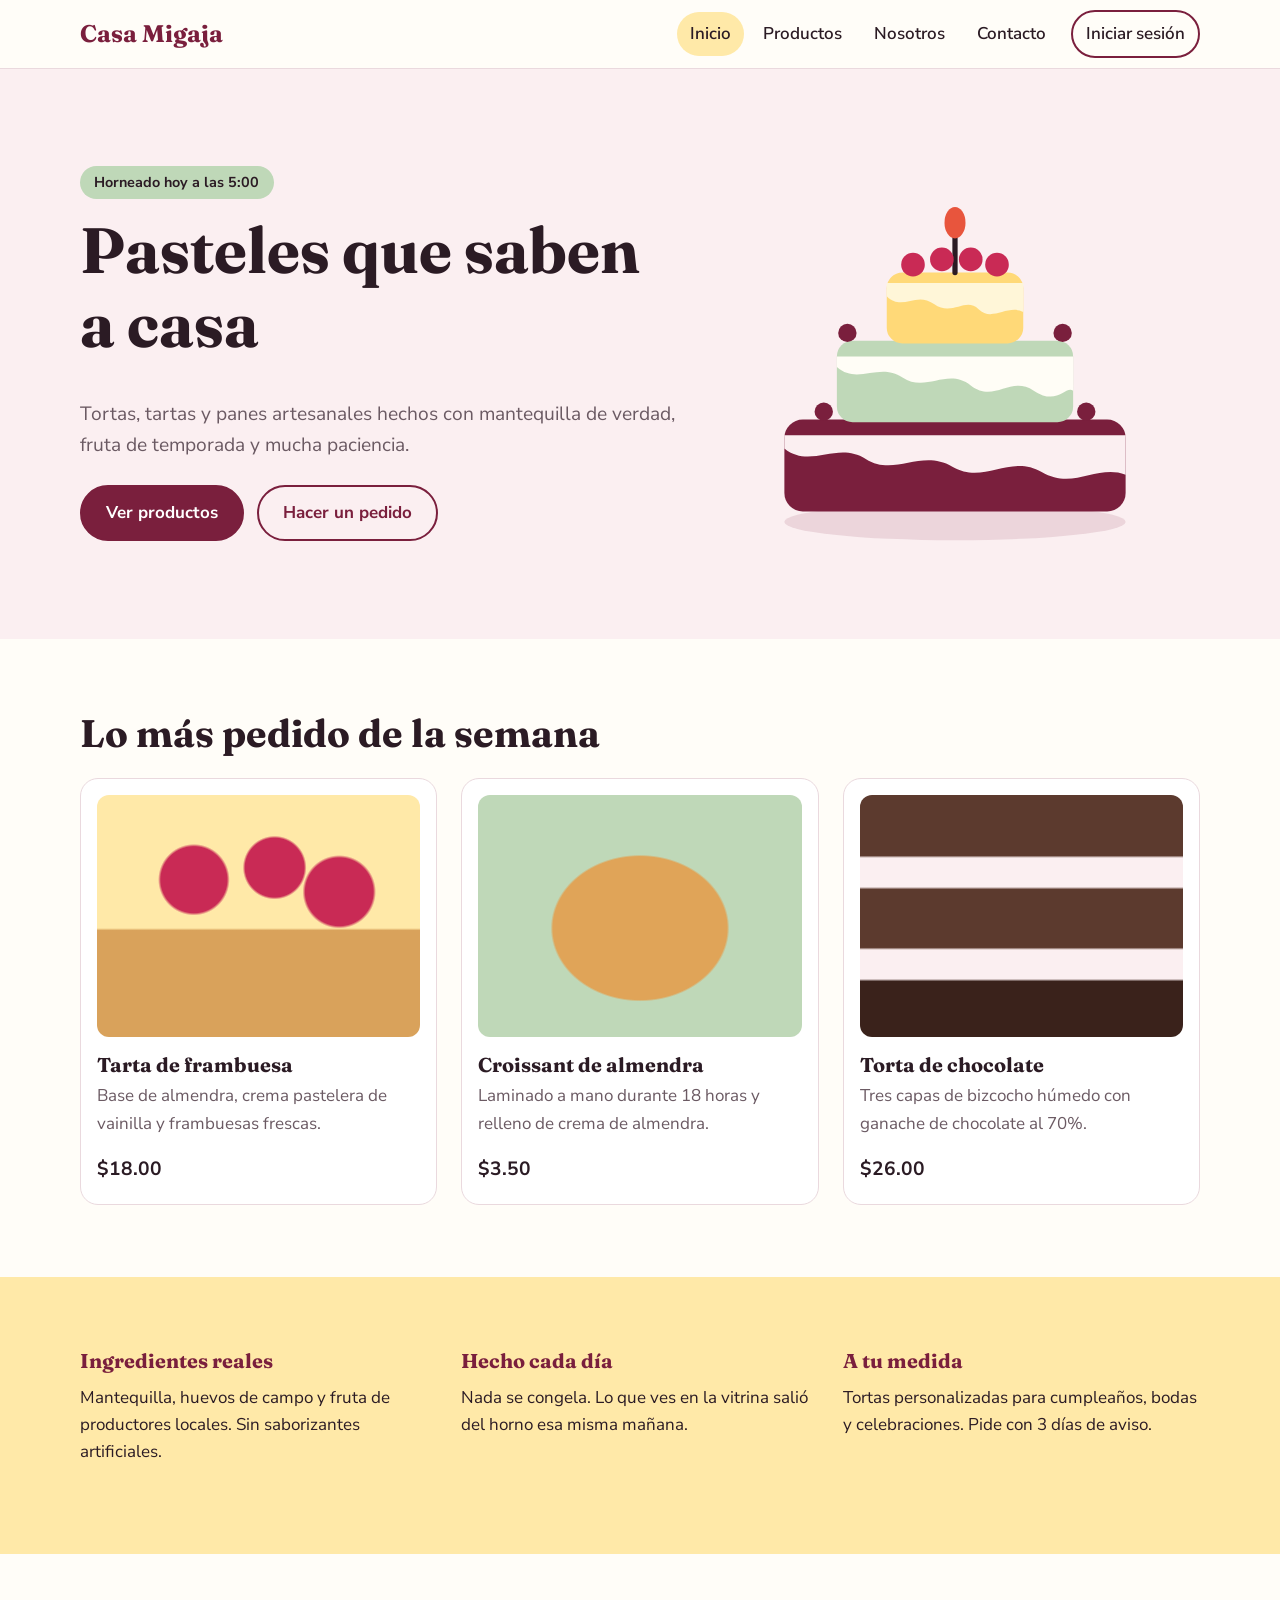
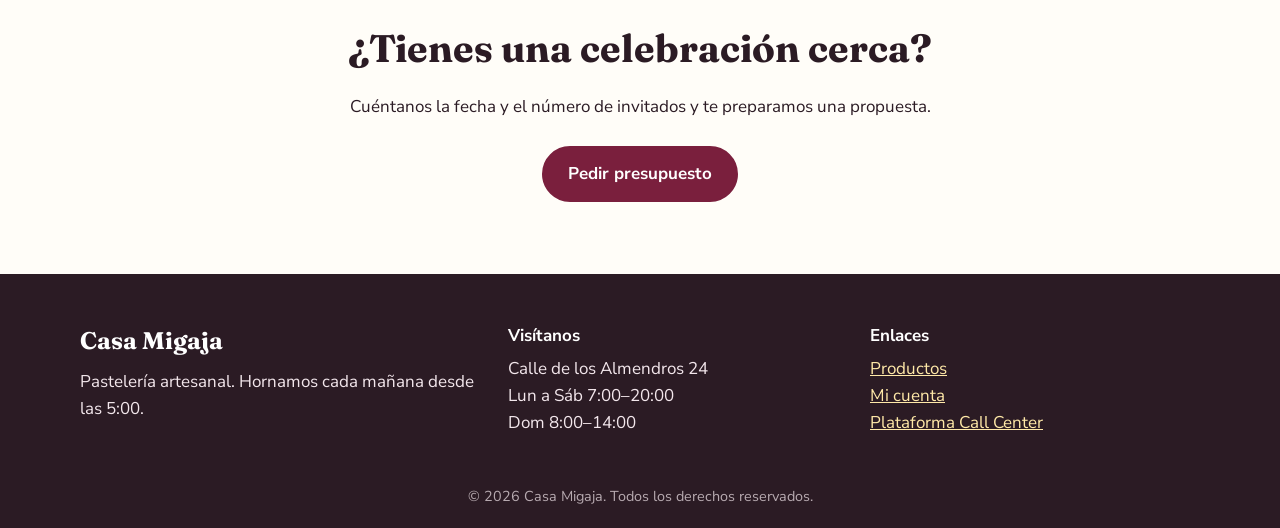
<file: index.html>
<!DOCTYPE html>
<html lang="es">
<head>
<meta charset="UTF-8">
<meta name="viewport" content="width=device-width, initial-scale=1.0">
<title>Inicio · Casa Migaja</title>
<meta name="description" content="Casa Migaja: pastelería artesanal. Tortas, tartas, croissants y panes hechos cada mañana.">
<link rel="preconnect" href="https://fonts.googleapis.com">
<link rel="preconnect" href="https://fonts.gstatic.com" crossorigin>
<link href="https://fonts.googleapis.com/css2?family=Fraunces:opsz,wght@9..144,500;9..144,700&family=Nunito+Sans:wght@400;600;700&display=swap" rel="stylesheet">
<link rel="stylesheet" href="style.css">
</head>
<body>
<a class="saltar" href="#contenido">Saltar al contenido</a>
<header class="cabecera">
  <div class="contenedor barra">
    <a class="marca" href="index.html" aria-label="Casa Migaja, inicio">Casa Migaja</a>
    <button class="menu-btn" id="menuBtn" aria-expanded="false" aria-controls="menu" aria-label="Abrir menú"><span></span><span></span><span></span></button>
    <nav class="menu" id="menu" aria-label="Principal">
      <a href="index.html" class="activo" aria-current="page">Inicio</a><a href="productos.html">Productos</a><a href="nosotros.html">Nosotros</a><a href="contacto.html">Contacto</a>
      <a class="btn btn-borde" href="cuenta.html">Iniciar sesión</a>
    </nav>
  </div>
</header>
<main id="contenido">

<section class="hero">
  <div class="contenedor hero-grid">
    <div class="hero-txt">
      <p class="sello">Horneado hoy a las 5:00</p>
      <h1>Pasteles que saben a casa</h1>
      <p class="lead">Tortas, tartas y panes artesanales hechos con mantequilla de verdad, fruta de temporada y mucha paciencia.</p>
      <div class="acciones">
        <a class="btn btn-primario" href="productos.html">Ver productos</a>
        <a class="btn btn-borde" href="contacto.html">Hacer un pedido</a>
      </div>
    </div>
    <div class="hero-img"><svg class="torta" viewBox="0 0 320 300" role="img" aria-label="Ilustración de una torta de tres pisos con frambuesas">
  <ellipse cx="160" cy="278" rx="130" ry="14" fill="#7a1f3d" opacity=".12"/>
  <rect x="30" y="200" width="260" height="70" rx="14" fill="#7a1f3d"/>
  <path d="M30 222c20 16 40-6 62 8s42-8 66 6 44-10 68 4 42-6 64 2v-30H30z" fill="#fbeff1"/>
  <rect x="70" y="140" width="180" height="62" rx="12" fill="#bfd8b8"/>
  <path d="M70 160c16 14 32-4 50 8s34-8 52 6 30-8 48 4 24-4 30 0v-26H70z" fill="#fffdf6"/>
  <rect x="108" y="88" width="104" height="54" rx="12" fill="#ffd978"/>
  <path d="M108 106c12 12 22-4 36 6s24-6 34 4 22-4 34 2V96H108z" fill="#fff6d8"/>
  <line x1="160" y1="88" x2="160" y2="60" stroke="#2b1b24" stroke-width="4" stroke-linecap="round"/>
  <ellipse cx="160" cy="50" rx="8" ry="12" fill="#e8553d"/>
  <g fill="#c92a55"><circle cx="128" cy="82" r="9"/><circle cx="192" cy="82" r="9"/><circle cx="150" cy="78" r="9"/><circle cx="172" cy="78" r="9"/></g>
  <g fill="#7a1f3d"><circle cx="78" cy="134" r="7"/><circle cx="242" cy="134" r="7"/><circle cx="60" cy="194" r="7"/><circle cx="260" cy="194" r="7"/></g>
</svg></div>
  </div>
</section>

<section class="seccion">
  <div class="contenedor">
    <h2>Lo más pedido de la semana</h2>
    <div class="grid3">
      <article class="tarjeta"><div class="foto f1" role="img" aria-label="Tarta de frambuesa"></div><h3>Tarta de frambuesa</h3><p>Base de almendra, crema pastelera de vainilla y frambuesas frescas.</p><p class="precio">$18.00</p></article>
      <article class="tarjeta"><div class="foto f2" role="img" aria-label="Croissant de almendra"></div><h3>Croissant de almendra</h3><p>Laminado a mano durante 18 horas y relleno de crema de almendra.</p><p class="precio">$3.50</p></article>
      <article class="tarjeta"><div class="foto f3" role="img" aria-label="Torta de chocolate"></div><h3>Torta de chocolate</h3><p>Tres capas de bizcocho húmedo con ganache de chocolate al 70%.</p><p class="precio">$26.00</p></article>
    </div>
  </div>
</section>

<section class="seccion banda">
  <div class="contenedor grid3 valores">
    <div><h3>Ingredientes reales</h3><p>Mantequilla, huevos de campo y fruta de productores locales. Sin saborizantes artificiales.</p></div>
    <div><h3>Hecho cada día</h3><p>Nada se congela. Lo que ves en la vitrina salió del horno esa misma mañana.</p></div>
    <div><h3>A tu medida</h3><p>Tortas personalizadas para cumpleaños, bodas y celebraciones. Pide con 3 días de aviso.</p></div>
  </div>
</section>

<section class="seccion">
  <div class="contenedor cta">
    <h2>¿Tienes una celebración cerca?</h2>
    <p>Cuéntanos la fecha y el número de invitados y te preparamos una propuesta.</p>
    <a class="btn btn-primario" href="contacto.html">Pedir presupuesto</a>
  </div>
</section>

</main>
<footer class="pie">
  <div class="contenedor pie-grid">
    <div>
      <p class="pie-marca">Casa Migaja</p>
      <p>Pastelería artesanal. Hornamos cada mañana desde las 5:00.</p>
    </div>
    <div>
      <p class="pie-tit">Visítanos</p>
      <p>Calle de los Almendros 24<br>Lun a Sáb 7:00–20:00<br>Dom 8:00–14:00</p>
    </div>
    <div>
      <p class="pie-tit">Enlaces</p>
      <p><a href="productos.html">Productos</a><br><a href="cuenta.html">Mi cuenta</a><br><a href="/">Plataforma Call Center</a></p>
    </div>
  </div>
  <p class="pie-copy">© 2026 Casa Migaja. Todos los derechos reservados.</p>
</footer>
<script src="script.js"></script>
</body>
</html>
</file>
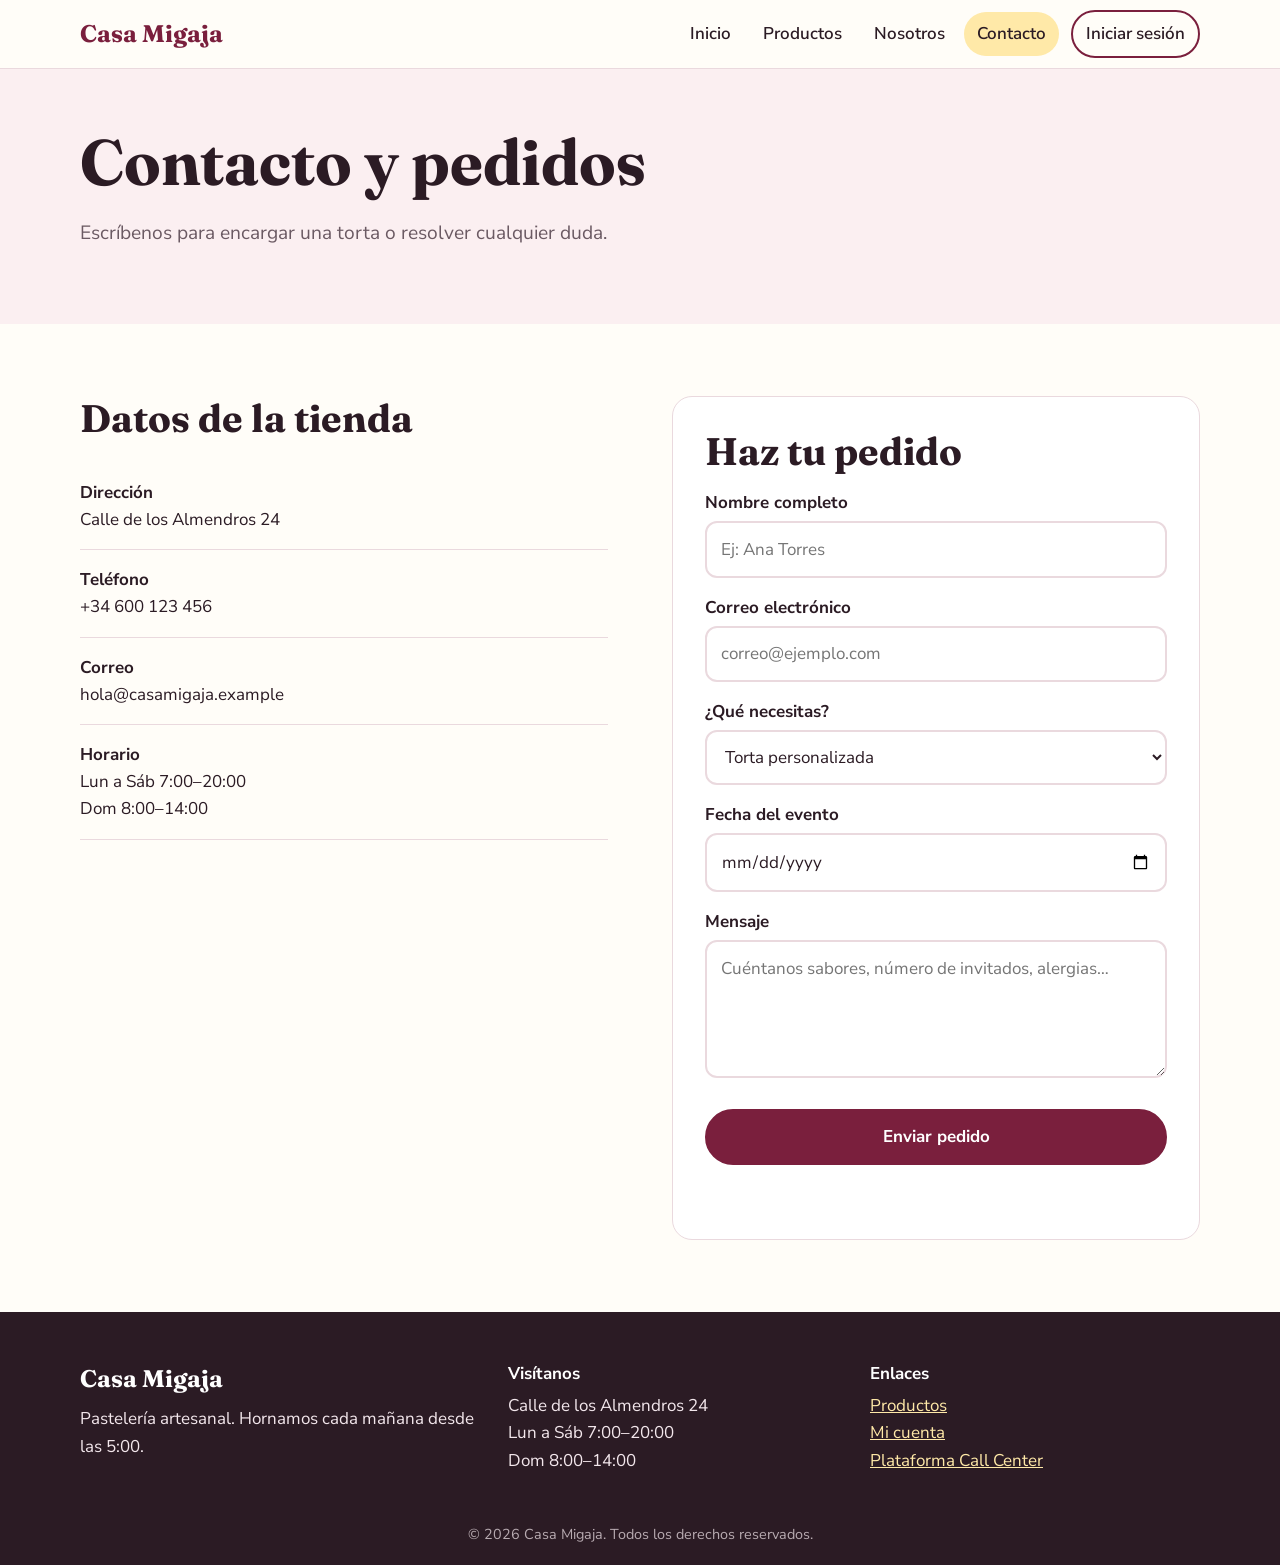
<file: contacto.html>
<!DOCTYPE html>
<html lang="es">
<head>
<meta charset="UTF-8">
<meta name="viewport" content="width=device-width, initial-scale=1.0">
<title>Contacto · Casa Migaja</title>
<meta name="description" content="Casa Migaja: pastelería artesanal. Tortas, tartas, croissants y panes hechos cada mañana.">
<link rel="preconnect" href="https://fonts.googleapis.com">
<link rel="preconnect" href="https://fonts.gstatic.com" crossorigin>
<link href="https://fonts.googleapis.com/css2?family=Fraunces:opsz,wght@9..144,500;9..144,700&family=Nunito+Sans:wght@400;600;700&display=swap" rel="stylesheet">
<link rel="stylesheet" href="style.css">
</head>
<body>
<a class="saltar" href="#contenido">Saltar al contenido</a>
<header class="cabecera">
  <div class="contenedor barra">
    <a class="marca" href="index.html" aria-label="Casa Migaja, inicio">Casa Migaja</a>
    <button class="menu-btn" id="menuBtn" aria-expanded="false" aria-controls="menu" aria-label="Abrir menú"><span></span><span></span><span></span></button>
    <nav class="menu" id="menu" aria-label="Principal">
      <a href="index.html">Inicio</a><a href="productos.html">Productos</a><a href="nosotros.html">Nosotros</a><a href="contacto.html" class="activo" aria-current="page">Contacto</a>
      <a class="btn btn-borde" href="cuenta.html">Iniciar sesión</a>
    </nav>
  </div>
</header>
<main id="contenido">

<section class="titulo-pag"><div class="contenedor"><h1>Contacto y pedidos</h1><p class="lead">Escríbenos para encargar una torta o resolver cualquier duda.</p></div></section>
<section class="seccion">
  <div class="contenedor dos-col">
    <div>
      <h2>Datos de la tienda</h2>
      <ul class="datos">
        <li><strong>Dirección</strong><br>Calle de los Almendros 24</li>
        <li><strong>Teléfono</strong><br>+34 600 123 456</li>
        <li><strong>Correo</strong><br>hola@casamigaja.example</li>
        <li><strong>Horario</strong><br>Lun a Sáb 7:00–20:00<br>Dom 8:00–14:00</li>
      </ul>
    </div>
    <form class="form" id="formContacto" novalidate>
      <h2>Haz tu pedido</h2>
      <label for="c-nombre">Nombre completo</label>
      <input id="c-nombre" name="nombre" type="text" autocomplete="name" required placeholder="Ej: Ana Torres">
      <label for="c-correo">Correo electrónico</label>
      <input id="c-correo" name="correo" type="email" autocomplete="email" required placeholder="correo@ejemplo.com">
      <label for="c-tipo">¿Qué necesitas?</label>
      <select id="c-tipo" name="tipo">
        <option>Torta personalizada</option>
        <option>Pedido para evento</option>
        <option>Pedido del día</option>
        <option>Otra consulta</option>
      </select>
      <label for="c-fecha">Fecha del evento</label>
      <input id="c-fecha" name="fecha" type="date">
      <label for="c-msg">Mensaje</label>
      <textarea id="c-msg" name="mensaje" rows="4" placeholder="Cuéntanos sabores, número de invitados, alergias…"></textarea>
      <button class="btn btn-primario ancho" type="submit">Enviar pedido</button>
      <p class="msg" id="msgContacto" role="status" aria-live="polite"></p>
    </form>
  </div>
</section>

</main>
<footer class="pie">
  <div class="contenedor pie-grid">
    <div>
      <p class="pie-marca">Casa Migaja</p>
      <p>Pastelería artesanal. Hornamos cada mañana desde las 5:00.</p>
    </div>
    <div>
      <p class="pie-tit">Visítanos</p>
      <p>Calle de los Almendros 24<br>Lun a Sáb 7:00–20:00<br>Dom 8:00–14:00</p>
    </div>
    <div>
      <p class="pie-tit">Enlaces</p>
      <p><a href="productos.html">Productos</a><br><a href="cuenta.html">Mi cuenta</a><br><a href="/">Plataforma Call Center</a></p>
    </div>
  </div>
  <p class="pie-copy">© 2026 Casa Migaja. Todos los derechos reservados.</p>
</footer>
<script src="script.js"></script>
</body>
</html>
</file>
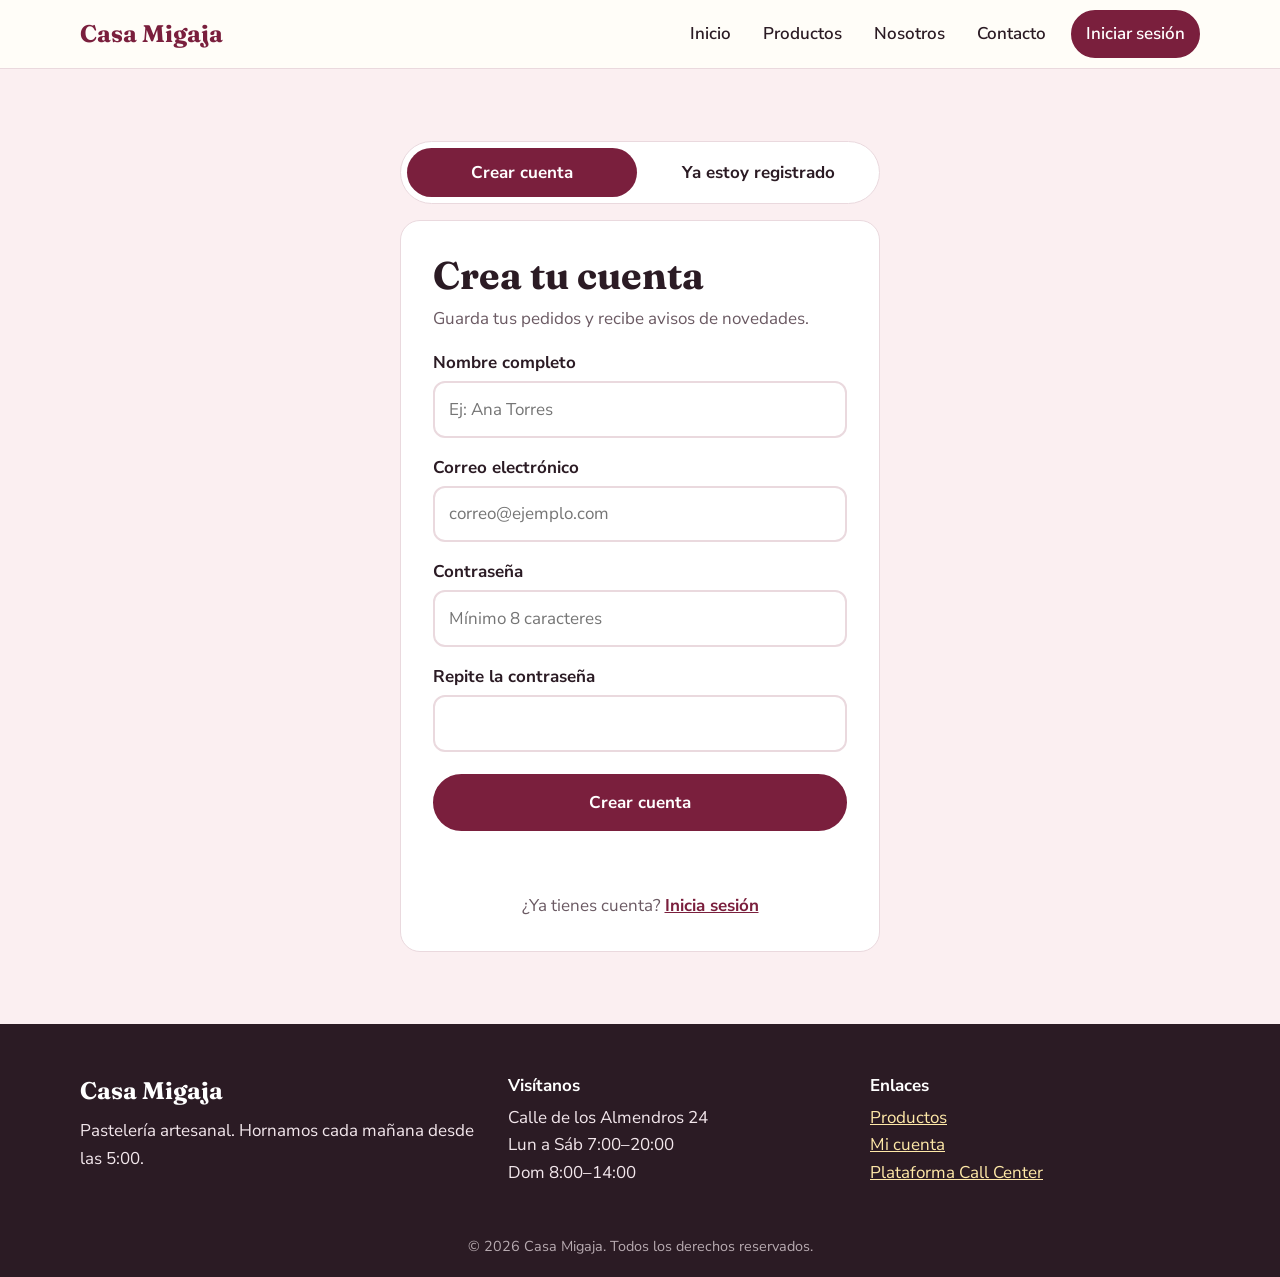
<file: cuenta.html>
<!DOCTYPE html>
<html lang="es">
<head>
<meta charset="UTF-8">
<meta name="viewport" content="width=device-width, initial-scale=1.0">
<title>Mi cuenta · Casa Migaja</title>
<meta name="description" content="Casa Migaja: pastelería artesanal. Tortas, tartas, croissants y panes hechos cada mañana.">
<link rel="preconnect" href="https://fonts.googleapis.com">
<link rel="preconnect" href="https://fonts.gstatic.com" crossorigin>
<link href="https://fonts.googleapis.com/css2?family=Fraunces:opsz,wght@9..144,500;9..144,700&family=Nunito+Sans:wght@400;600;700&display=swap" rel="stylesheet">
<link rel="stylesheet" href="style.css">
</head>
<body>
<a class="saltar" href="#contenido">Saltar al contenido</a>
<header class="cabecera">
  <div class="contenedor barra">
    <a class="marca" href="index.html" aria-label="Casa Migaja, inicio">Casa Migaja</a>
    <button class="menu-btn" id="menuBtn" aria-expanded="false" aria-controls="menu" aria-label="Abrir menú"><span></span><span></span><span></span></button>
    <nav class="menu" id="menu" aria-label="Principal">
      <a href="index.html">Inicio</a><a href="productos.html">Productos</a><a href="nosotros.html">Nosotros</a><a href="contacto.html">Contacto</a>
      <a class="btn btn-borde activo" href="cuenta.html">Iniciar sesión</a>
    </nav>
  </div>
</header>
<main id="contenido">

<section class="seccion cuenta-sec">
  <div class="contenedor">
    <div class="cuenta">
      <div class="tabs" role="tablist" aria-label="Acceso a tu cuenta">
        <button class="tab activo" role="tab" id="tab-registro" aria-selected="true" aria-controls="panel-registro" data-panel="registro">Crear cuenta</button>
        <button class="tab" role="tab" id="tab-login" aria-selected="false" aria-controls="panel-login" data-panel="login">Ya estoy registrado</button>
      </div>

      <form class="form panel" id="panel-registro" role="tabpanel" aria-labelledby="tab-registro" novalidate>
        <h1>Crea tu cuenta</h1>
        <p class="sub">Guarda tus pedidos y recibe avisos de novedades.</p>
        <label for="r-nombre">Nombre completo</label>
        <input id="r-nombre" type="text" autocomplete="name" required placeholder="Ej: Ana Torres">
        <label for="r-correo">Correo electrónico</label>
        <input id="r-correo" type="email" autocomplete="email" required placeholder="correo@ejemplo.com">
        <label for="r-pass">Contraseña</label>
        <input id="r-pass" type="password" autocomplete="new-password" minlength="8" required placeholder="Mínimo 8 caracteres">
        <label for="r-pass2">Repite la contraseña</label>
        <input id="r-pass2" type="password" autocomplete="new-password" required>
        <button class="btn btn-primario ancho" type="submit">Crear cuenta</button>
        <p class="msg" id="msgRegistro" role="status" aria-live="polite"></p>
        <p class="cambio">¿Ya tienes cuenta? <button type="button" class="enlace" data-panel="login">Inicia sesión</button></p>
      </form>

      <form class="form panel" id="panel-login" role="tabpanel" aria-labelledby="tab-login" hidden novalidate>
        <h1>Bienvenido de nuevo</h1>
        <p class="sub">Entra con el correo y la contraseña que registraste.</p>
        <label for="l-correo">Correo electrónico</label>
        <input id="l-correo" type="email" autocomplete="email" required placeholder="correo@ejemplo.com">
        <label for="l-pass">Contraseña</label>
        <input id="l-pass" type="password" autocomplete="current-password" required>
        <button class="btn btn-primario ancho" type="submit">Iniciar sesión</button>
        <p class="msg" id="msgLogin" role="status" aria-live="polite"></p>
        <p class="cambio">¿Aún no tienes cuenta? <button type="button" class="enlace" data-panel="registro">Crea una</button></p>
      </form>
    </div>
  </div>
</section>

</main>
<footer class="pie">
  <div class="contenedor pie-grid">
    <div>
      <p class="pie-marca">Casa Migaja</p>
      <p>Pastelería artesanal. Hornamos cada mañana desde las 5:00.</p>
    </div>
    <div>
      <p class="pie-tit">Visítanos</p>
      <p>Calle de los Almendros 24<br>Lun a Sáb 7:00–20:00<br>Dom 8:00–14:00</p>
    </div>
    <div>
      <p class="pie-tit">Enlaces</p>
      <p><a href="productos.html">Productos</a><br><a href="cuenta.html">Mi cuenta</a><br><a href="/">Plataforma Call Center</a></p>
    </div>
  </div>
  <p class="pie-copy">© 2026 Casa Migaja. Todos los derechos reservados.</p>
</footer>
<script src="script.js"></script>
</body>
</html>
</file>
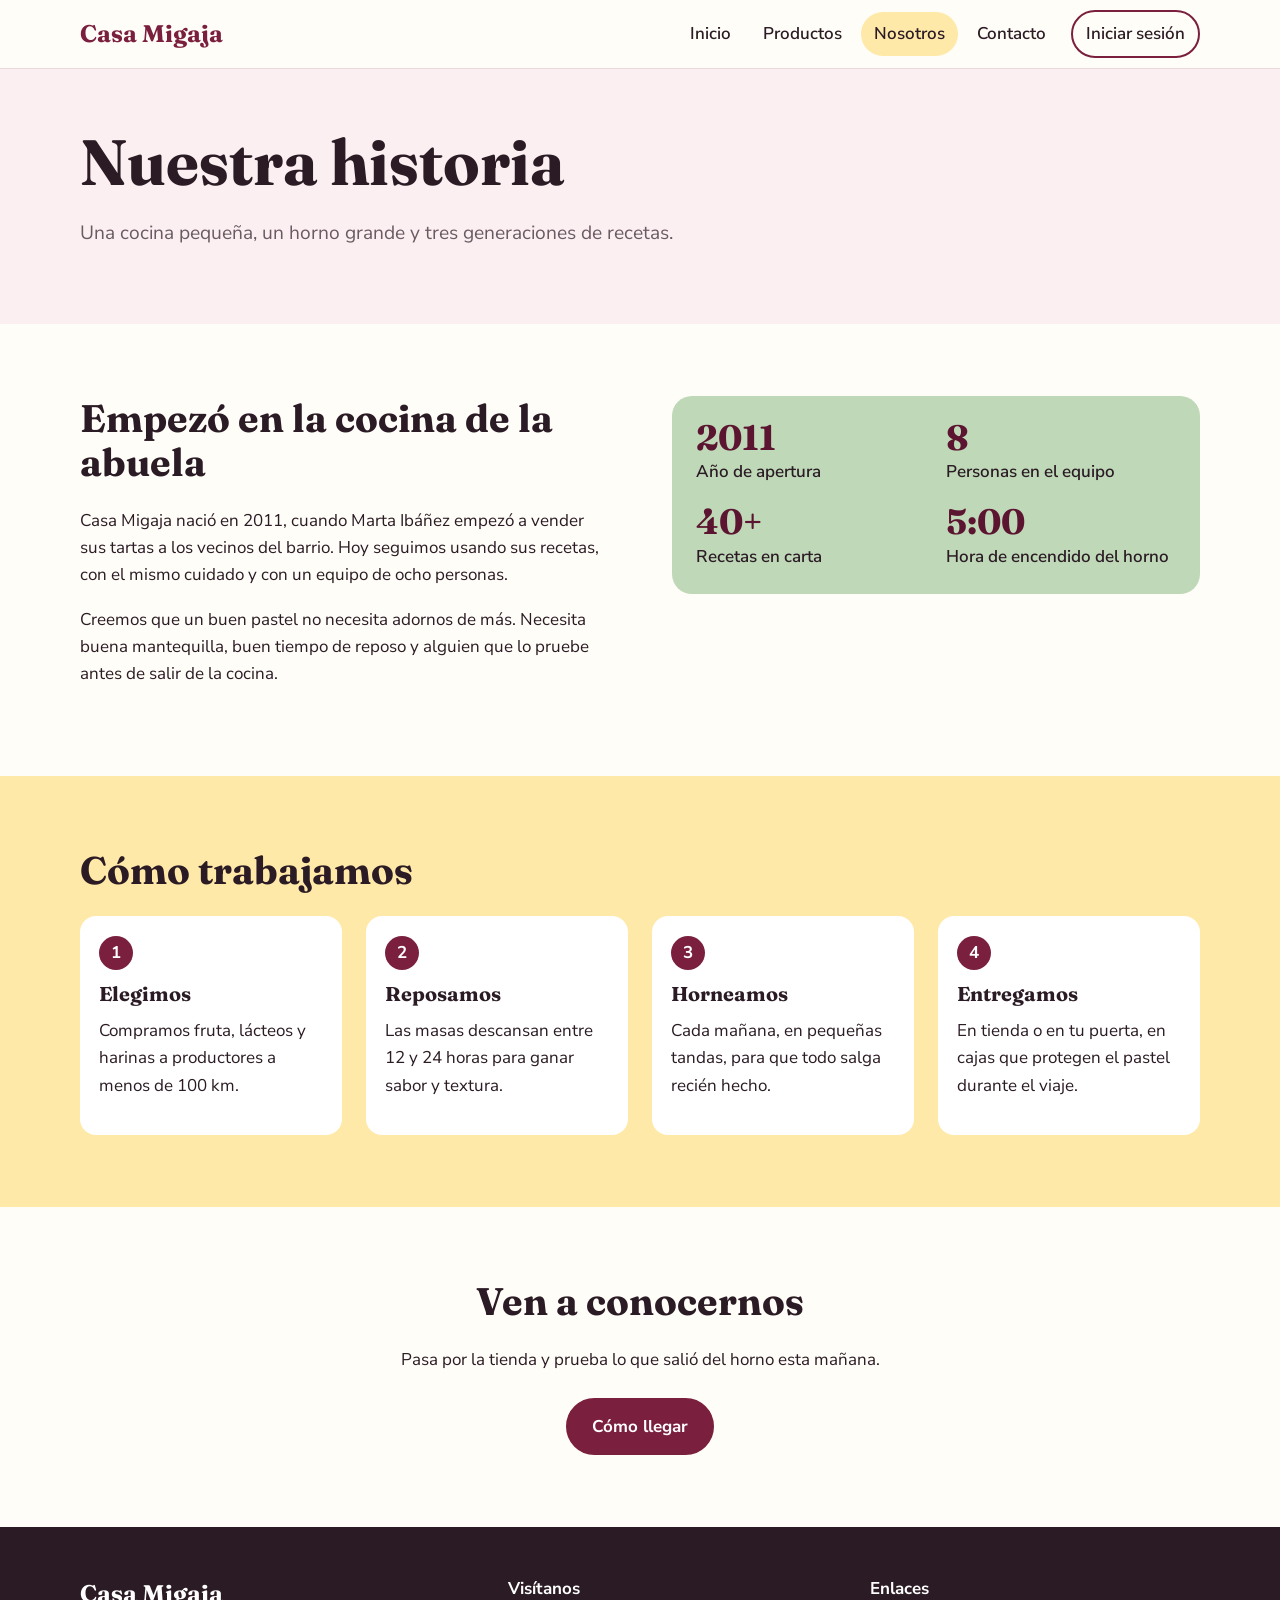
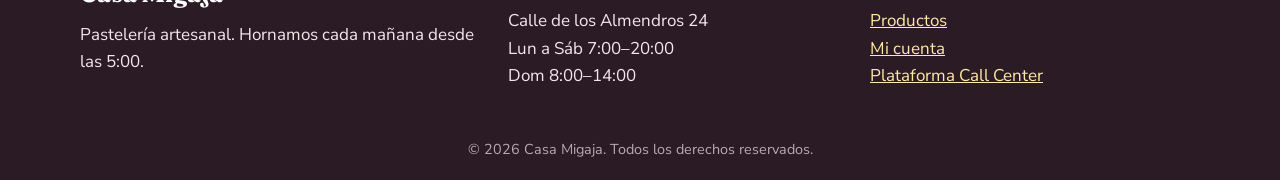
<file: nosotros.html>
<!DOCTYPE html>
<html lang="es">
<head>
<meta charset="UTF-8">
<meta name="viewport" content="width=device-width, initial-scale=1.0">
<title>Nosotros · Casa Migaja</title>
<meta name="description" content="Casa Migaja: pastelería artesanal. Tortas, tartas, croissants y panes hechos cada mañana.">
<link rel="preconnect" href="https://fonts.googleapis.com">
<link rel="preconnect" href="https://fonts.gstatic.com" crossorigin>
<link href="https://fonts.googleapis.com/css2?family=Fraunces:opsz,wght@9..144,500;9..144,700&family=Nunito+Sans:wght@400;600;700&display=swap" rel="stylesheet">
<link rel="stylesheet" href="style.css">
</head>
<body>
<a class="saltar" href="#contenido">Saltar al contenido</a>
<header class="cabecera">
  <div class="contenedor barra">
    <a class="marca" href="index.html" aria-label="Casa Migaja, inicio">Casa Migaja</a>
    <button class="menu-btn" id="menuBtn" aria-expanded="false" aria-controls="menu" aria-label="Abrir menú"><span></span><span></span><span></span></button>
    <nav class="menu" id="menu" aria-label="Principal">
      <a href="index.html">Inicio</a><a href="productos.html">Productos</a><a href="nosotros.html" class="activo" aria-current="page">Nosotros</a><a href="contacto.html">Contacto</a>
      <a class="btn btn-borde" href="cuenta.html">Iniciar sesión</a>
    </nav>
  </div>
</header>
<main id="contenido">

<section class="titulo-pag"><div class="contenedor"><h1>Nuestra historia</h1><p class="lead">Una cocina pequeña, un horno grande y tres generaciones de recetas.</p></div></section>
<section class="seccion">
  <div class="contenedor dos-col">
    <div>
      <h2>Empezó en la cocina de la abuela</h2>
      <p>Casa Migaja nació en 2011, cuando Marta Ibáñez empezó a vender sus tartas a los vecinos del barrio. Hoy seguimos usando sus recetas, con el mismo cuidado y con un equipo de ocho personas.</p>
      <p>Creemos que un buen pastel no necesita adornos de más. Necesita buena mantequilla, buen tiempo de reposo y alguien que lo pruebe antes de salir de la cocina.</p>
    </div>
    <div class="caja-datos">
      <dl>
        <div><dt>2011</dt><dd>Año de apertura</dd></div>
        <div><dt>8</dt><dd>Personas en el equipo</dd></div>
        <div><dt>40+</dt><dd>Recetas en carta</dd></div>
        <div><dt>5:00</dt><dd>Hora de encendido del horno</dd></div>
      </dl>
    </div>
  </div>
</section>
<section class="seccion banda">
  <div class="contenedor">
    <h2>Cómo trabajamos</h2>
    <ol class="pasos">
      <li><h3>Elegimos</h3><p>Compramos fruta, lácteos y harinas a productores a menos de 100 km.</p></li>
      <li><h3>Reposamos</h3><p>Las masas descansan entre 12 y 24 horas para ganar sabor y textura.</p></li>
      <li><h3>Horneamos</h3><p>Cada mañana, en pequeñas tandas, para que todo salga recién hecho.</p></li>
      <li><h3>Entregamos</h3><p>En tienda o en tu puerta, en cajas que protegen el pastel durante el viaje.</p></li>
    </ol>
  </div>
</section>
<section class="seccion">
  <div class="contenedor cta">
    <h2>Ven a conocernos</h2>
    <p>Pasa por la tienda y prueba lo que salió del horno esta mañana.</p>
    <a class="btn btn-primario" href="contacto.html">Cómo llegar</a>
  </div>
</section>

</main>
<footer class="pie">
  <div class="contenedor pie-grid">
    <div>
      <p class="pie-marca">Casa Migaja</p>
      <p>Pastelería artesanal. Hornamos cada mañana desde las 5:00.</p>
    </div>
    <div>
      <p class="pie-tit">Visítanos</p>
      <p>Calle de los Almendros 24<br>Lun a Sáb 7:00–20:00<br>Dom 8:00–14:00</p>
    </div>
    <div>
      <p class="pie-tit">Enlaces</p>
      <p><a href="productos.html">Productos</a><br><a href="cuenta.html">Mi cuenta</a><br><a href="/">Plataforma Call Center</a></p>
    </div>
  </div>
  <p class="pie-copy">© 2026 Casa Migaja. Todos los derechos reservados.</p>
</footer>
<script src="script.js"></script>
</body>
</html>
</file>
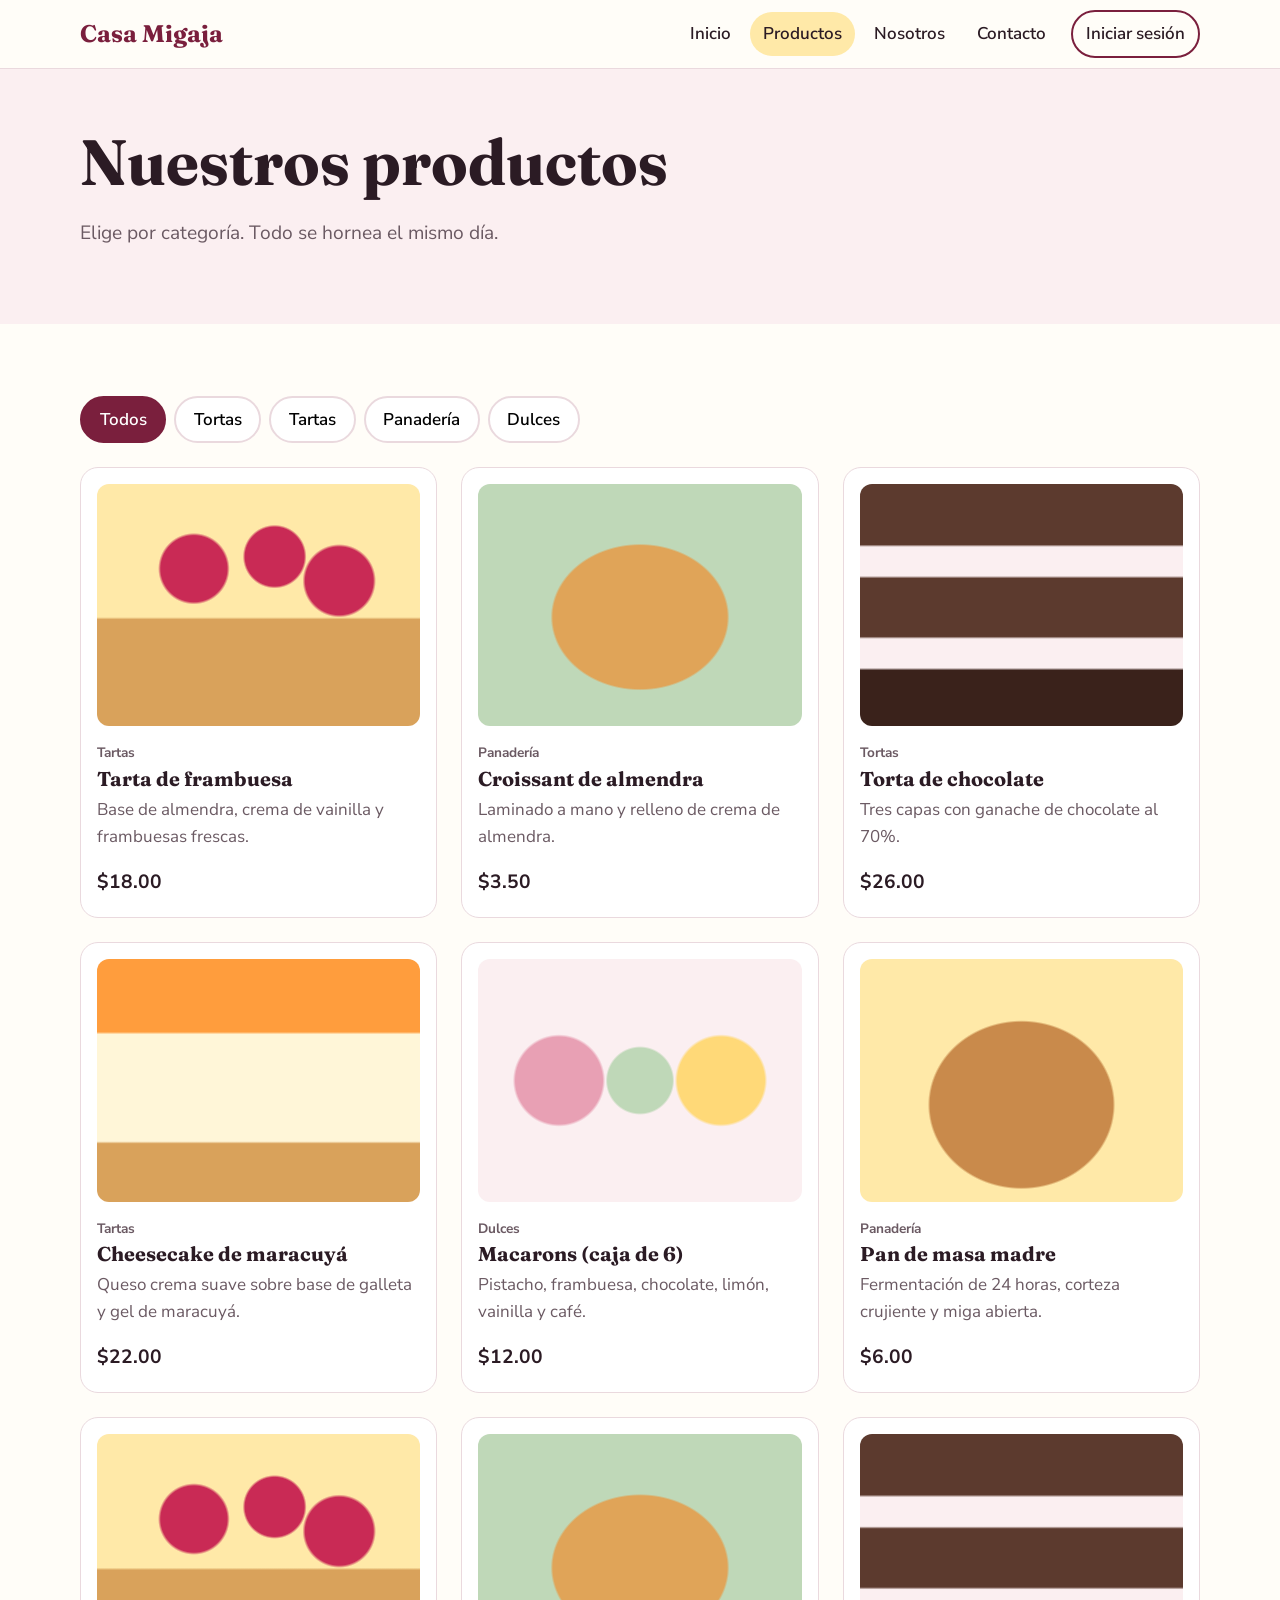
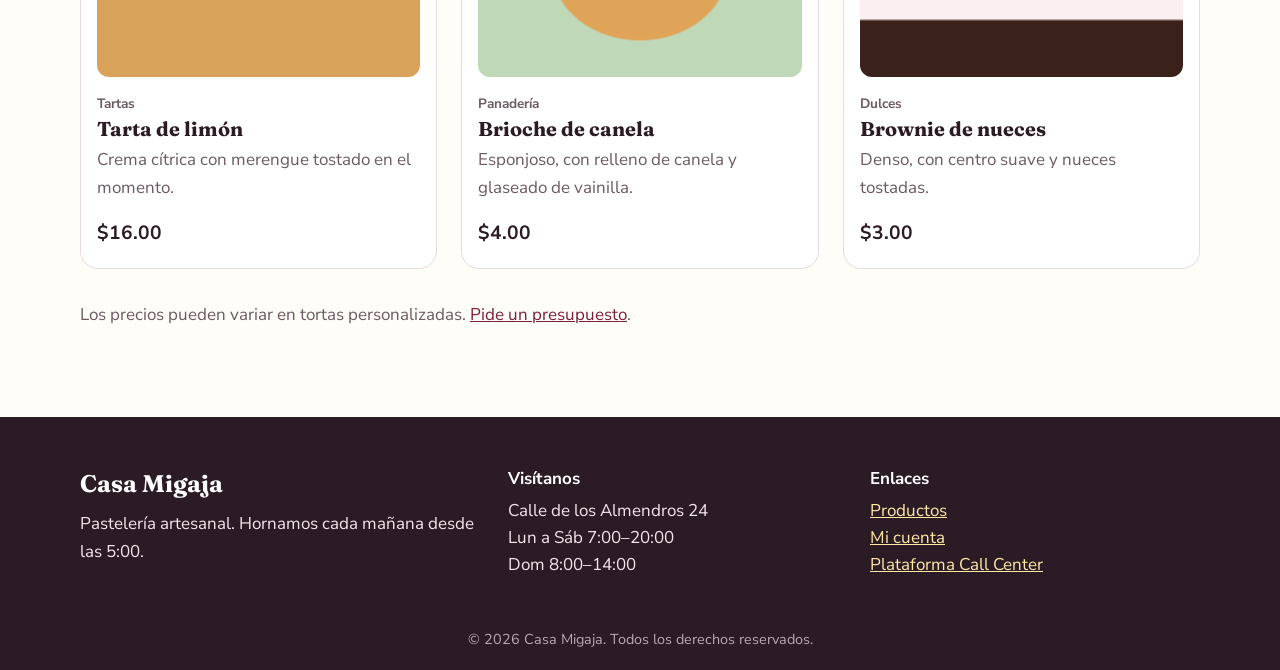
<file: productos.html>
<!DOCTYPE html>
<html lang="es">
<head>
<meta charset="UTF-8">
<meta name="viewport" content="width=device-width, initial-scale=1.0">
<title>Productos · Casa Migaja</title>
<meta name="description" content="Casa Migaja: pastelería artesanal. Tortas, tartas, croissants y panes hechos cada mañana.">
<link rel="preconnect" href="https://fonts.googleapis.com">
<link rel="preconnect" href="https://fonts.gstatic.com" crossorigin>
<link href="https://fonts.googleapis.com/css2?family=Fraunces:opsz,wght@9..144,500;9..144,700&family=Nunito+Sans:wght@400;600;700&display=swap" rel="stylesheet">
<link rel="stylesheet" href="style.css">
</head>
<body>
<a class="saltar" href="#contenido">Saltar al contenido</a>
<header class="cabecera">
  <div class="contenedor barra">
    <a class="marca" href="index.html" aria-label="Casa Migaja, inicio">Casa Migaja</a>
    <button class="menu-btn" id="menuBtn" aria-expanded="false" aria-controls="menu" aria-label="Abrir menú"><span></span><span></span><span></span></button>
    <nav class="menu" id="menu" aria-label="Principal">
      <a href="index.html">Inicio</a><a href="productos.html" class="activo" aria-current="page">Productos</a><a href="nosotros.html">Nosotros</a><a href="contacto.html">Contacto</a>
      <a class="btn btn-borde" href="cuenta.html">Iniciar sesión</a>
    </nav>
  </div>
</header>
<main id="contenido">

<section class="titulo-pag"><div class="contenedor"><h1>Nuestros productos</h1><p class="lead">Elige por categoría. Todo se hornea el mismo día.</p></div></section>
<section class="seccion">
  <div class="contenedor">
    <div class="filtros" role="group" aria-label="Filtrar por categoría">
      <button class="filtro activo" data-filtro="todos">Todos</button>
      <button class="filtro" data-filtro="Tortas">Tortas</button>
      <button class="filtro" data-filtro="Tartas">Tartas</button>
      <button class="filtro" data-filtro="Panadería">Panadería</button>
      <button class="filtro" data-filtro="Dulces">Dulces</button>
    </div>
    <div class="grid3" id="listado"><article class="tarjeta" data-cat="Tartas"><div class="foto f1" role="img" aria-label="Tarta de frambuesa"></div><p class="cat">Tartas</p><h3>Tarta de frambuesa</h3><p>Base de almendra, crema de vainilla y frambuesas frescas.</p><p class="precio">$18.00</p></article><article class="tarjeta" data-cat="Panadería"><div class="foto f2" role="img" aria-label="Croissant de almendra"></div><p class="cat">Panadería</p><h3>Croissant de almendra</h3><p>Laminado a mano y relleno de crema de almendra.</p><p class="precio">$3.50</p></article><article class="tarjeta" data-cat="Tortas"><div class="foto f3" role="img" aria-label="Torta de chocolate"></div><p class="cat">Tortas</p><h3>Torta de chocolate</h3><p>Tres capas con ganache de chocolate al 70%.</p><p class="precio">$26.00</p></article><article class="tarjeta" data-cat="Tartas"><div class="foto f4" role="img" aria-label="Cheesecake de maracuyá"></div><p class="cat">Tartas</p><h3>Cheesecake de maracuyá</h3><p>Queso crema suave sobre base de galleta y gel de maracuyá.</p><p class="precio">$22.00</p></article><article class="tarjeta" data-cat="Dulces"><div class="foto f5" role="img" aria-label="Macarons (caja de 6)"></div><p class="cat">Dulces</p><h3>Macarons (caja de 6)</h3><p>Pistacho, frambuesa, chocolate, limón, vainilla y café.</p><p class="precio">$12.00</p></article><article class="tarjeta" data-cat="Panadería"><div class="foto f6" role="img" aria-label="Pan de masa madre"></div><p class="cat">Panadería</p><h3>Pan de masa madre</h3><p>Fermentación de 24 horas, corteza crujiente y miga abierta.</p><p class="precio">$6.00</p></article><article class="tarjeta" data-cat="Tartas"><div class="foto f1" role="img" aria-label="Tarta de limón"></div><p class="cat">Tartas</p><h3>Tarta de limón</h3><p>Crema cítrica con merengue tostado en el momento.</p><p class="precio">$16.00</p></article><article class="tarjeta" data-cat="Panadería"><div class="foto f2" role="img" aria-label="Brioche de canela"></div><p class="cat">Panadería</p><h3>Brioche de canela</h3><p>Esponjoso, con relleno de canela y glaseado de vainilla.</p><p class="precio">$4.00</p></article><article class="tarjeta" data-cat="Dulces"><div class="foto f3" role="img" aria-label="Brownie de nueces"></div><p class="cat">Dulces</p><h3>Brownie de nueces</h3><p>Denso, con centro suave y nueces tostadas.</p><p class="precio">$3.00</p></article></div>
    <p class="nota">Los precios pueden variar en tortas personalizadas. <a href="contacto.html">Pide un presupuesto</a>.</p>
  </div>
</section>

</main>
<footer class="pie">
  <div class="contenedor pie-grid">
    <div>
      <p class="pie-marca">Casa Migaja</p>
      <p>Pastelería artesanal. Hornamos cada mañana desde las 5:00.</p>
    </div>
    <div>
      <p class="pie-tit">Visítanos</p>
      <p>Calle de los Almendros 24<br>Lun a Sáb 7:00–20:00<br>Dom 8:00–14:00</p>
    </div>
    <div>
      <p class="pie-tit">Enlaces</p>
      <p><a href="productos.html">Productos</a><br><a href="cuenta.html">Mi cuenta</a><br><a href="/">Plataforma Call Center</a></p>
    </div>
  </div>
  <p class="pie-copy">© 2026 Casa Migaja. Todos los derechos reservados.</p>
</footer>
<script src="script.js"></script>
</body>
</html>
</file>
<file: style.css>
:root{
  --baya:#7a1f3d; --baya-osc:#5c1530;
  --pistacho:#bfd8b8; --mantequilla:#ffe9a8;
  --tinta:#2b1b24; --suave:#6b5a63;
  --rosado:#fbeff1; --fondo:#fffdf8; --linea:#ead9de;
  --fuente-tit:"Fraunces",Georgia,"Times New Roman",serif;
  --fuente:"Nunito Sans",system-ui,-apple-system,"Segoe UI",Roboto,sans-serif;
}
*,*::before,*::after{box-sizing:border-box}
html{scroll-behavior:smooth}
body{margin:0;font-family:var(--fuente);color:var(--tinta);background:var(--fondo);line-height:1.6;font-size:1.0625rem;-webkit-text-size-adjust:100%}
img,svg{max-width:100%;height:auto}
a{color:var(--baya)}
h1,h2,h3{font-family:var(--fuente-tit);line-height:1.15;margin:0 0 .6em;font-weight:700}
h1{font-size:clamp(2.2rem,6vw,4rem)}
h2{font-size:clamp(1.6rem,4vw,2.4rem)}
h3{font-size:1.25rem}
p{margin:0 0 1em}
:focus-visible{outline:3px solid var(--baya);outline-offset:3px;border-radius:4px}
.contenedor{width:min(1120px,100% - 2.5rem);margin-inline:auto}
.saltar{position:absolute;left:-999px;top:0;background:var(--baya);color:#fff;padding:.6rem 1rem;z-index:100}
.saltar:focus{left:0}

/* Cabecera */
.cabecera{position:sticky;top:0;z-index:50;background:rgba(255,253,248,.95);backdrop-filter:blur(8px);border-bottom:1px solid var(--linea)}
.barra{display:flex;align-items:center;justify-content:space-between;min-height:68px;gap:1rem}
.marca{font-family:var(--fuente-tit);font-weight:700;font-size:1.5rem;color:var(--baya);text-decoration:none}
.menu{display:flex;align-items:center;gap:.4rem}
.menu a{text-decoration:none;color:var(--tinta);font-weight:600;padding:.5rem .8rem;border-radius:999px}
.menu a:hover{background:var(--rosado)}
.menu a.activo{background:var(--mantequilla)}
.menu .btn{margin-left:.4rem}
.menu-btn{display:none;background:none;border:0;padding:.6rem;cursor:pointer;width:46px;height:46px;flex-direction:column;justify-content:center;gap:5px}
.menu-btn span{display:block;height:3px;background:var(--baya);border-radius:2px;transition:transform .2s,opacity .2s}
.menu-btn[aria-expanded="true"] span:nth-child(1){transform:translateY(8px) rotate(45deg)}
.menu-btn[aria-expanded="true"] span:nth-child(2){opacity:0}
.menu-btn[aria-expanded="true"] span:nth-child(3){transform:translateY(-8px) rotate(-45deg)}

/* Botones */
.btn{display:inline-block;font:inherit;font-weight:700;text-decoration:none;text-align:center;cursor:pointer;border-radius:999px;padding:.8rem 1.5rem;border:2px solid var(--baya);transition:background .15s,color .15s}
.btn-primario{background:var(--baya);color:#fff}
.btn-primario:hover{background:var(--baya-osc);border-color:var(--baya-osc)}
.btn-borde{background:transparent;color:var(--baya)}
.btn-borde:hover{background:var(--baya);color:#fff}
.menu a.btn-borde:hover{background:var(--baya);color:#fff}
.menu a.btn-borde.activo{background:var(--baya);color:#fff}
.ancho{width:100%}

/* Hero */
.hero{background:var(--rosado);padding:clamp(2.5rem,7vw,5.5rem) 0;overflow:hidden}
.hero-grid{display:grid;grid-template-columns:1.1fr .9fr;gap:2rem;align-items:center}
.sello{display:inline-block;background:var(--pistacho);padding:.3rem .9rem;border-radius:999px;font-weight:700;font-size:.9rem}
.lead{font-size:1.2rem;color:var(--suave);max-width:34em}
.acciones{display:flex;flex-wrap:wrap;gap:.8rem;margin-top:1.5rem}
.torta{width:100%;max-width:420px;display:block;margin-inline:auto}

/* Secciones */
.seccion{padding:clamp(2.5rem,6vw,4.5rem) 0}
.banda{background:var(--mantequilla)}
.titulo-pag{background:var(--rosado);padding:clamp(2rem,5vw,3.5rem) 0}
.titulo-pag h1{margin-bottom:.3em}
.grid3{display:grid;grid-template-columns:repeat(3,1fr);gap:1.5rem}
.valores h3{color:var(--baya)}
.tarjeta{background:#fff;border:1px solid var(--linea);border-radius:18px;padding:1rem 1rem 1.2rem;display:flex;flex-direction:column}
.tarjeta .foto{aspect-ratio:4/3;border-radius:12px;margin-bottom:1rem}
.f1{background:radial-gradient(circle at 30% 35%,#c92a55 0 12%,transparent 13%),radial-gradient(circle at 55% 30%,#c92a55 0 12%,transparent 13%),radial-gradient(circle at 75% 40%,#c92a55 0 12%,transparent 13%),linear-gradient(#ffe9a8 0 55%,#d9a25b 56%)}
.f2{background:radial-gradient(ellipse at 50% 55%,#e0a458 0 38%,transparent 39%),linear-gradient(#bfd8b8,#bfd8b8)}
.f3{background:linear-gradient(#5c3a2e 0 25%,#fbeff1 26% 38%,#5c3a2e 39% 63%,#fbeff1 64% 76%,#3a221b 77%)}
.f4{background:linear-gradient(#ff9d3d 0 30%,#fff6d8 31% 75%,#d9a25b 76%)}
.f5{background:radial-gradient(circle at 25% 50%,#e8a0b4 0 16%,transparent 17%),radial-gradient(circle at 50% 50%,#bfd8b8 0 16%,transparent 17%),radial-gradient(circle at 75% 50%,#ffd978 0 16%,transparent 17%),#fbeff1}
.f6{background:radial-gradient(ellipse at 50% 60%,#c98a4b 0 40%,transparent 41%),#ffe9a8}
.cat{font-size:.85rem;font-weight:700;color:var(--baya);margin-bottom:.2em}
.tarjeta h3{margin-bottom:.3em}
.tarjeta p{color:var(--suave)}
.precio{margin-top:auto;font-weight:700;font-size:1.2rem;color:var(--tinta)!important;margin-bottom:0}
.filtros{display:flex;flex-wrap:wrap;gap:.5rem;margin-bottom:1.5rem}
.filtro{font:inherit;font-weight:600;background:#fff;border:2px solid var(--linea);border-radius:999px;padding:.5rem 1.1rem;cursor:pointer}
.filtro:hover{border-color:var(--baya)}
.filtro.activo{background:var(--baya);border-color:var(--baya);color:#fff}
.nota{margin-top:2rem;color:var(--suave)}
.cta{text-align:center;max-width:640px}
.cta .btn{margin-top:.5rem}

/* Nosotros */
.dos-col{display:grid;grid-template-columns:1fr 1fr;gap:clamp(1.5rem,5vw,4rem);align-items:start}
.caja-datos{background:var(--pistacho);border-radius:20px;padding:1.5rem}
.caja-datos dl{display:grid;grid-template-columns:1fr 1fr;gap:1.2rem;margin:0}
.caja-datos dt{font-family:var(--fuente-tit);font-size:2.2rem;font-weight:700;color:var(--baya-osc);line-height:1}
.caja-datos dd{margin:.2rem 0 0;font-weight:600}
.pasos{list-style:none;padding:0;margin:1.5rem 0 0;display:grid;grid-template-columns:repeat(4,1fr);gap:1.5rem;counter-reset:paso}
.pasos li{counter-increment:paso;background:#fff;border-radius:16px;padding:1.2rem}
.pasos li::before{content:counter(paso);display:grid;place-items:center;width:34px;height:34px;border-radius:50%;background:var(--baya);color:#fff;font-weight:700;margin-bottom:.8rem}

/* Contacto */
.datos{list-style:none;padding:0;margin:0}
.datos li{padding:1rem 0;border-bottom:1px solid var(--linea)}

/* Formularios */
.form{background:#fff;border:1px solid var(--linea);border-radius:20px;padding:clamp(1.2rem,4vw,2rem)}
.form label{display:block;font-weight:700;margin:1rem 0 .3rem}
.form input,.form select,.form textarea{width:100%;font:inherit;padding:.8rem .9rem;border:2px solid var(--linea);border-radius:12px;background:#fff;color:var(--tinta)}
.form input:focus,.form select:focus,.form textarea:focus{outline:none;border-color:var(--baya)}
.form .btn{margin-top:1.4rem}
.form h1,.form h2{margin-bottom:.2em}
.form h1{font-size:clamp(1.8rem,5vw,2.4rem)}
.sub{color:var(--suave)}
.msg{margin:1rem 0 0;font-weight:700;min-height:1.5em}
.msg.ok{color:#2f6b34}
.msg.error{color:#b3261e}
.cuenta-sec{background:var(--rosado);min-height:70vh}
.cuenta{max-width:480px;margin-inline:auto}
.tabs{display:grid;grid-template-columns:1fr 1fr;gap:.4rem;background:#fff;padding:.35rem;border-radius:999px;border:1px solid var(--linea);margin-bottom:1rem}
.tab{font:inherit;font-weight:700;border:0;background:transparent;border-radius:999px;padding:.7rem .5rem;cursor:pointer;color:var(--tinta)}
.tab.activo{background:var(--baya);color:#fff}
.cambio{text-align:center;margin:1.2rem 0 0;color:var(--suave)}
.enlace{font:inherit;font-weight:700;background:none;border:0;color:var(--baya);text-decoration:underline;cursor:pointer;padding:0}
[hidden]{display:none!important}

/* Pie */
.pie{background:var(--tinta);color:#f3e7ec;padding:3rem 0 1.2rem}
.pie a{color:var(--mantequilla)}
.pie-grid{display:grid;grid-template-columns:1.2fr 1fr 1fr;gap:2rem}
.pie-marca{font-family:var(--fuente-tit);font-size:1.5rem;font-weight:700;color:#fff;margin-bottom:.3em}
.pie-tit{font-weight:700;color:#fff;margin-bottom:.3em}
.pie-copy{text-align:center;margin:2rem 0 0;font-size:.9rem;opacity:.7}

/* Tablet */
@media (max-width:900px){
  .hero-grid,.dos-col{grid-template-columns:1fr}
  .hero-img{order:-1}
  .torta{max-width:300px}
  .grid3{grid-template-columns:repeat(2,1fr)}
  .pasos{grid-template-columns:repeat(2,1fr)}
}
/* Móvil */
@media (max-width:720px){
  .menu-btn{display:flex}
  .menu{position:absolute;top:100%;left:0;right:0;background:var(--fondo);border-bottom:1px solid var(--linea);flex-direction:column;align-items:stretch;padding:.8rem 1.25rem 1.2rem;gap:.2rem;display:none}
  .menu.abierto{display:flex}
  .menu a{padding:.8rem 1rem}
  .menu .btn{margin:.5rem 0 0}
  .grid3,.pasos,.pie-grid{grid-template-columns:1fr}
  .acciones .btn{flex:1 1 100%}
  .caja-datos dl{gap:1rem}
}
@media (prefers-reduced-motion:reduce){
  html{scroll-behavior:auto}
  *{transition:none!important}
}
</file>
